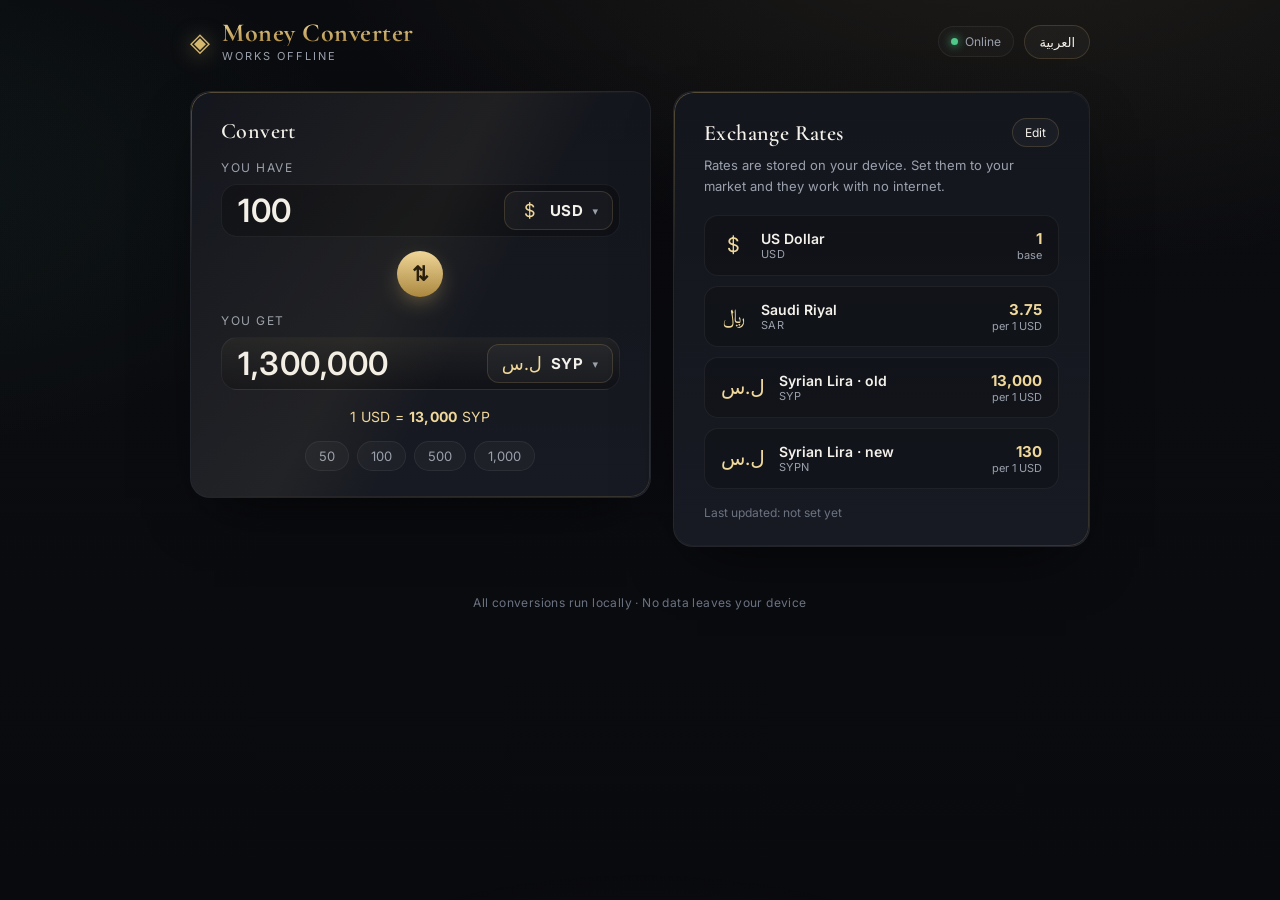
<file: index.html>
<!DOCTYPE html>
<html lang="en">
<head>
  <meta charset="UTF-8" />
  <meta name="viewport" content="width=device-width, initial-scale=1.0" />
  <title>Money Converter</title>
  <meta http-equiv="refresh" content="0; url=./docs/" />
  <link rel="canonical" href="./docs/" />
  <script>location.replace("./docs/" + location.search + location.hash);</script>
  <style>body{background:#0b0c10;color:#d6b76e;font-family:system-ui,sans-serif;display:grid;place-items:center;height:100vh;margin:0}</style>
</head>
<body>
  <p>Opening Money Converter… <a href="./docs/" style="color:#f0d79a">tap here</a> if it doesn't load.</p>
</body>
</html>
</file>
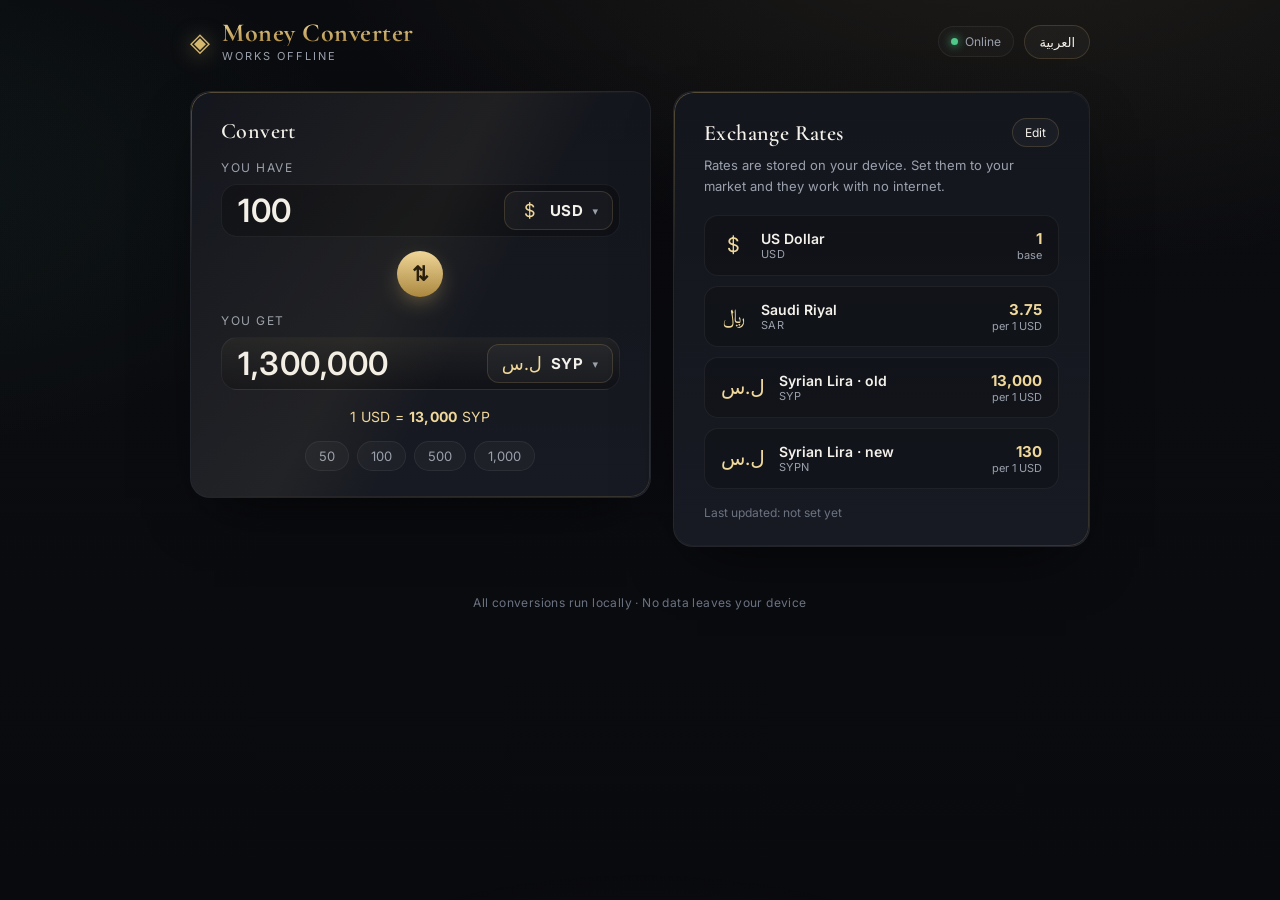
<file: currency-exchange/index.html>
<!DOCTYPE html>
<html lang="en" dir="ltr">
<head>
  <meta charset="UTF-8" />
  <meta name="viewport" content="width=device-width, initial-scale=1.0, viewport-fit=cover" />
  <meta name="theme-color" content="#0b0c10" />
  <meta name="description" content="Offline money exchange between SAR, Syrian Lira (old/new) and USD. Works with no internet." />
  <title>Money Converter · Offline</title>
  <link rel="manifest" href="manifest.json" />
  <link rel="icon" href="icons/icon.svg" type="image/svg+xml" />
  <link rel="apple-touch-icon" href="icons/icon.svg" />
  <link rel="preconnect" href="https://fonts.googleapis.com" />
  <link rel="preconnect" href="https://fonts.gstatic.com" crossorigin />
  <link href="https://fonts.googleapis.com/css2?family=Cormorant+Garamond:wght@500;600;700&family=Inter:wght@400;500;600;700&family=Cairo:wght@400;600;700&display=swap" rel="stylesheet" />
  <link rel="stylesheet" href="styles.css" />
</head>
<body>
  <div class="ambient"></div>

  <header class="topbar">
    <div class="brand">
      <span class="brand-mark" aria-hidden="true">◈</span>
      <div class="brand-text">
        <h1 data-i18n="appName">Sarf</h1>
        <p class="tagline" data-i18n="tagline">Offline Money Exchange</p>
      </div>
    </div>
    <div class="topbar-actions">
      <span class="net-pill" id="netPill" title="Connection status">
        <span class="dot"></span><span id="netLabel" data-i18n="offlineReady">Offline‑ready</span>
      </span>
      <button class="ghost-btn" id="langBtn" aria-label="Switch language">العربية</button>
    </div>
  </header>

  <main class="stage">
    <!-- Converter card -->
    <section class="card converter" aria-labelledby="convTitle">
      <div class="card-glow"></div>
      <h2 class="card-title" id="convTitle" data-i18n="convert">Convert</h2>

      <div class="field">
        <label data-i18n="youSend">You have</label>
        <div class="money-row">
          <input id="amountFrom" class="money-input" inputmode="decimal" value="100" autocomplete="off" />
          <button class="currency-pick" id="pickFrom" aria-haspopup="listbox">
            <span class="cur-flag" id="fromFlag">$</span>
            <span class="cur-code" id="fromCode">USD</span>
            <span class="chev">▾</span>
          </button>
        </div>
      </div>

      <div class="swap-wrap">
        <button class="swap-btn" id="swapBtn" aria-label="Swap currencies">⇅</button>
      </div>

      <div class="field">
        <label data-i18n="youGet">You get</label>
        <div class="money-row result-row">
          <input id="amountTo" class="money-input" inputmode="decimal" value="0" autocomplete="off" />
          <button class="currency-pick" id="pickTo" aria-haspopup="listbox">
            <span class="cur-flag" id="toFlag">ل.س</span>
            <span class="cur-code" id="toCode">SYP</span>
            <span class="chev">▾</span>
          </button>
        </div>
      </div>

      <p class="rate-line" id="rateLine">1 USD = …</p>

      <div class="quick-chips" id="quickChips" aria-label="Quick amounts"></div>
    </section>

    <!-- Rates card -->
    <section class="card rates" aria-labelledby="ratesTitle">
      <div class="rates-head">
        <h2 class="card-title" id="ratesTitle" data-i18n="rates">Exchange Rates</h2>
        <button class="ghost-btn small" id="editRatesBtn" data-i18n="edit">Edit</button>
      </div>
      <p class="rates-sub" data-i18n="ratesSub">Rates are stored on your device. Set them to your market and they work with no internet.</p>
      <div class="rate-grid" id="rateGrid"></div>
      <p class="updated-line"><span data-i18n="lastUpdated">Last updated</span>: <span id="updatedAt">—</span></p>
    </section>
  </main>

  <footer class="foot">
    <span data-i18n="footNote">All conversions run locally · No data leaves your device</span>
  </footer>

  <!-- Currency picker sheet -->
  <div class="sheet-backdrop" id="sheetBackdrop" hidden>
    <div class="sheet" role="listbox" id="currencySheet" aria-label="Select currency"></div>
  </div>

  <!-- Edit rates modal -->
  <div class="sheet-backdrop" id="editBackdrop" hidden>
    <div class="sheet edit-sheet">
      <button class="sheet-close" id="editClose" aria-label="Close">✕</button>
      <h3 class="sheet-title" data-i18n="editRates">Edit Rates</h3>
      <p class="sheet-note" data-i18n="editNote">Enter how many units of each currency equal <b>1 USD</b>.</p>
      <div id="editList" class="edit-list"></div>
      <div class="edit-actions">
        <button class="ghost-btn" id="resetRatesBtn" data-i18n="reset">Reset defaults</button>
        <button class="primary-btn" id="saveRatesBtn" data-i18n="save">Save</button>
      </div>
    </div>
  </div>

  <script src="app.js"></script>
</body>
</html>
</file>
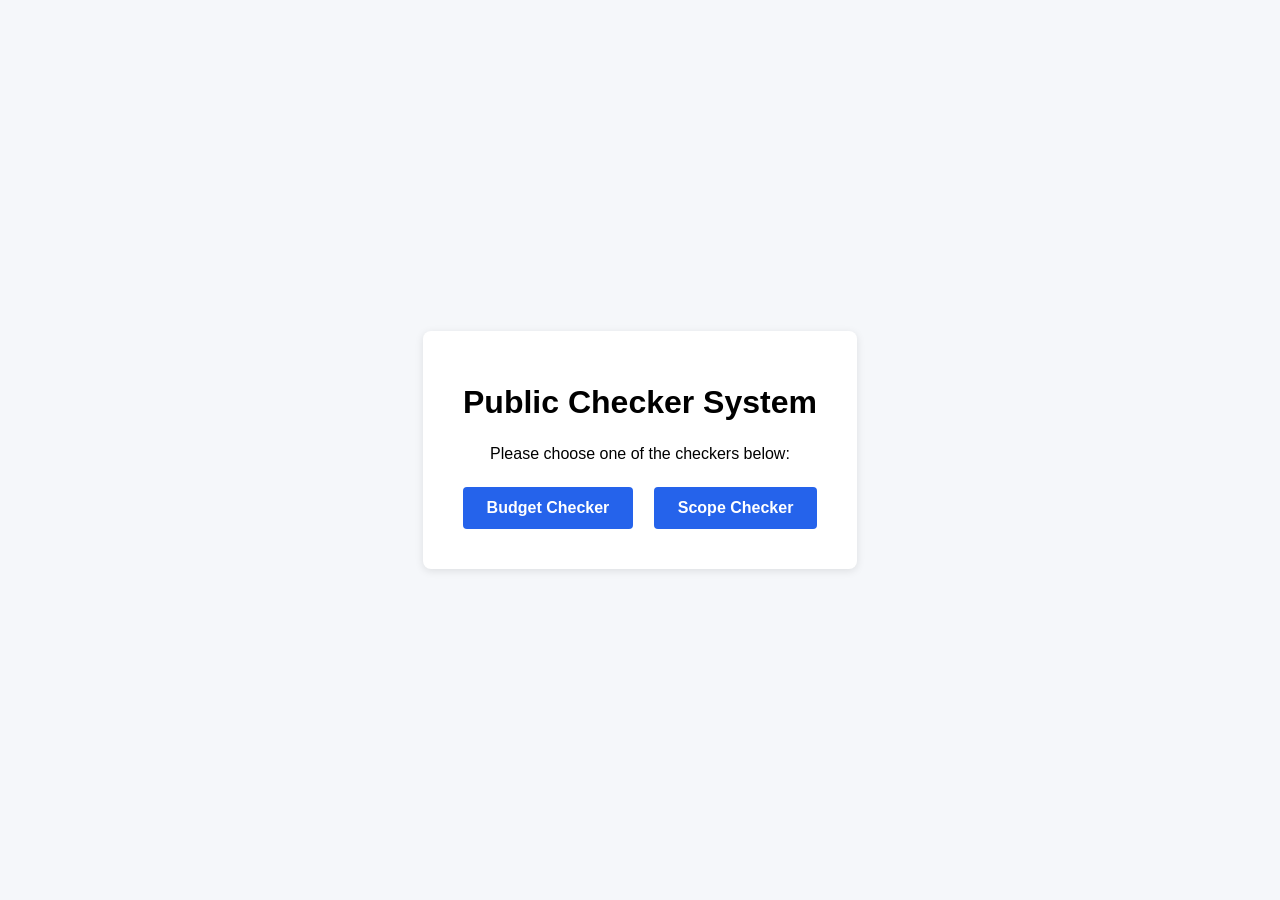
<file: app/templates/index.html>
<!DOCTYPE html>
<html lang="en">
<head>
    <meta charset="UTF-8">
    <meta name="viewport" content="width=device-width, initial-scale=1.0">
    <title>Public Checker System</title>
    <style>
        body {
            font-family: Arial, sans-serif;
            background-color: #f5f7fa;
            margin: 0;
            padding: 0;
            display: flex;
            align-items: center;
            justify-content: center;
            height: 100vh;
        }
        .container {
            text-align: center;
            background: #ffffff;
            padding: 2rem;
            border-radius: 8px;
            box-shadow: 0 2px 8px rgba(0,0,0,0.1);
        }
        h1 {
            margin-bottom: 1.5rem;
        }
        a.button {
            display: inline-block;
            margin: 0.5rem;
            padding: 0.75rem 1.5rem;
            background-color: #2563eb;
            color: #ffffff;
            text-decoration: none;
            border-radius: 4px;
            font-weight: bold;
        }
        a.button:hover {
            background-color: #1d4ed8;
        }
    </style>
</head>
<body>
<div class="container">
    <h1>Public Checker System</h1>
    <p>Please choose one of the checkers below:</p>
    <a class="button" href="/budget">Budget Checker</a>
    <a class="button" href="/scope">Scope Checker</a>
</div>
</body>
</html>
</file>
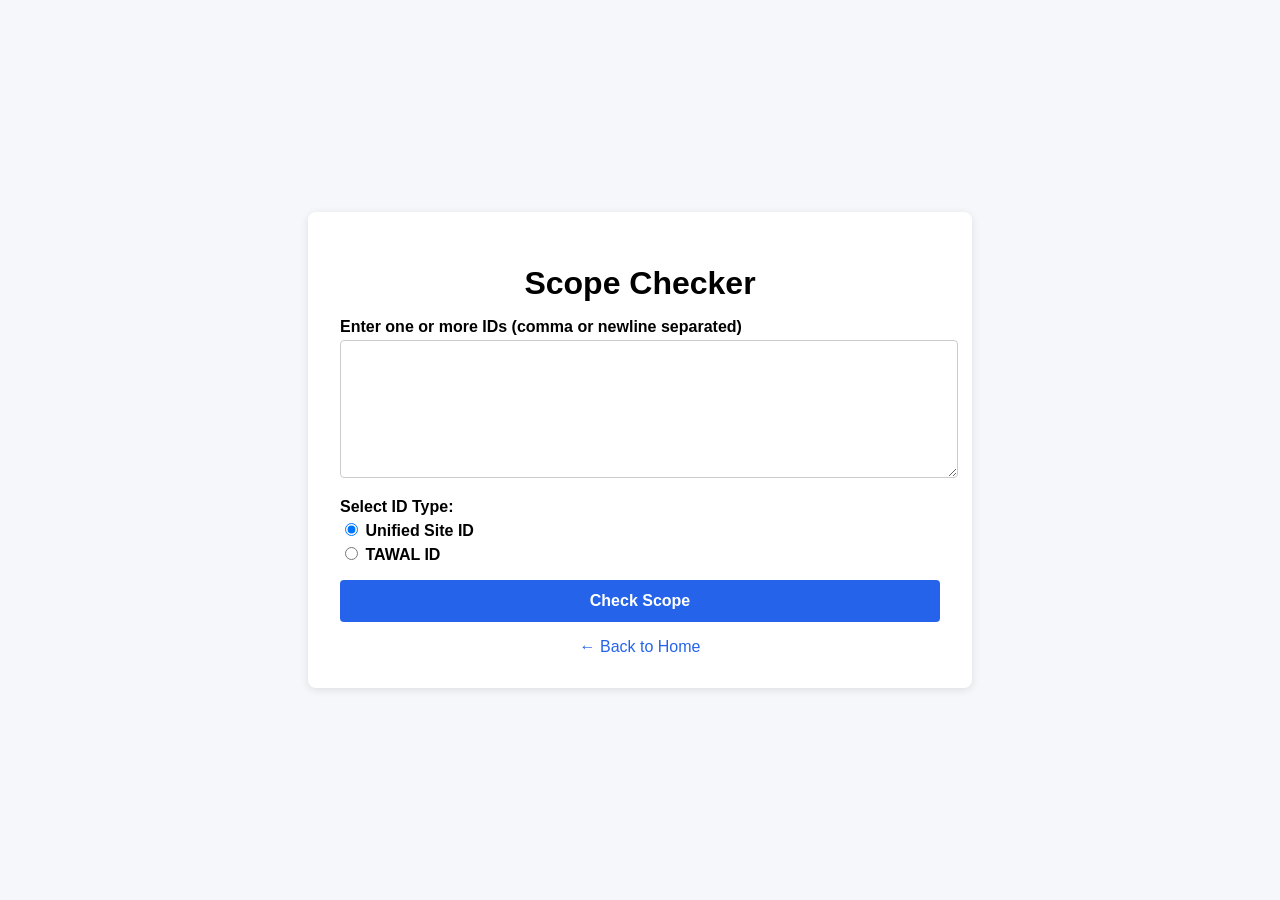
<file: app/templates/scope.html>
<!DOCTYPE html>
<html lang="en">
<head>
    <meta charset="UTF-8">
    <meta name="viewport" content="width=device-width, initial-scale=1.0">
    <title>Scope Checker</title>
    <style>
        body {
            font-family: Arial, sans-serif;
            background-color: #f5f7fa;
            margin: 0;
            padding: 0;
            display: flex;
            align-items: center;
            justify-content: center;
            min-height: 100vh;
        }
        .container {
            background: #ffffff;
            padding: 2rem;
            border-radius: 8px;
            box-shadow: 0 2px 8px rgba(0,0,0,0.1);
            width: 100%;
            max-width: 600px;
        }
        h1 {
            margin-bottom: 1rem;
            text-align: center;
        }
        form > div {
            margin-bottom: 1rem;
        }
        label {
            display: block;
            margin-bottom: 0.25rem;
            font-weight: bold;
        }
        textarea {
            width: 100%;
            min-height: 120px;
            padding: 0.5rem;
            border: 1px solid #ccc;
            border-radius: 4px;
            resize: vertical;
        }
        .radio-group {
            margin-bottom: 1rem;
        }
        button {
            width: 100%;
            padding: 0.75rem;
            background-color: #2563eb;
            color: #ffffff;
            border: none;
            border-radius: 4px;
            font-size: 1rem;
            font-weight: bold;
            cursor: pointer;
        }
        button:hover {
            background-color: #1d4ed8;
        }
        .back {
            display: block;
            margin-top: 1rem;
            text-align: center;
        }
        .back a {
            color: #2563eb;
            text-decoration: none;
        }
    </style>
</head>
<body>
<div class="container">
    <h1>Scope Checker</h1>
    <form method="post" action="/scope">
        <div>
            <label for="id_input">Enter one or more IDs (comma or newline separated)</label>
            <textarea name="id_input" id="id_input" required></textarea>
        </div>
        <div class="radio-group">
            <label>Select ID Type:</label>
            <label><input type="radio" name="id_type" value="unified" checked> Unified Site ID</label>
            <label><input type="radio" name="id_type" value="tawal"> TAWAL ID</label>
        </div>
        <button type="submit">Check Scope</button>
    </form>
    <div class="back"><a href="/">&larr; Back to Home</a></div>
</div>
</body>
</html>
</file>
<file: currency-exchange/styles.css>
:root{
  --bg:#0b0c10;
  --bg-2:#101218;
  --card:#14161d;
  --card-2:#171a22;
  --line:rgba(214,183,110,.18);
  --line-soft:rgba(255,255,255,.06);
  --gold:#d6b76e;
  --gold-2:#f0d79a;
  --gold-deep:#a9863d;
  --text:#f4f1ea;
  --muted:#9aa0ac;
  --muted-2:#6b7280;
  --green:#4ec98a;
  --radius:20px;
  --shadow:0 24px 60px -24px rgba(0,0,0,.75);
  --font:'Inter',system-ui,-apple-system,Segoe UI,Roboto,sans-serif;
  --serif:'Cormorant Garamond',Georgia,serif;
}
html[dir="rtl"]{ --font:'Cairo','Inter',system-ui,sans-serif; }

*{box-sizing:border-box;margin:0;padding:0}
[hidden]{display:none!important}
html,body{height:100%}
body{
  font-family:var(--font);
  color:var(--text);
  background:
    radial-gradient(1200px 600px at 80% -10%, rgba(214,183,110,.10), transparent 60%),
    radial-gradient(900px 500px at -10% 20%, rgba(78,201,138,.06), transparent 55%),
    linear-gradient(180deg,#0a0b0f 0%, #0b0c10 40%, #090a0e 100%);
  min-height:100dvh;
  overflow-x:hidden;
  -webkit-font-smoothing:antialiased;
}
.ambient{
  position:fixed; inset:0; z-index:0; pointer-events:none;
  background:radial-gradient(600px 300px at 50% 120%, rgba(214,183,110,.08), transparent 70%);
}

/* Topbar */
.topbar{
  position:relative; z-index:2;
  display:flex; align-items:center; justify-content:space-between;
  padding:20px clamp(16px,4vw,40px);
  max-width:980px; margin:0 auto; width:100%;
}
.brand{display:flex; align-items:center; gap:12px}
.brand-mark{
  font-size:26px; color:var(--gold);
  filter:drop-shadow(0 2px 10px rgba(214,183,110,.5));
}
.brand-text h1{
  font-family:var(--serif); font-weight:700; font-size:26px; letter-spacing:.5px;
  background:linear-gradient(180deg,var(--gold-2),var(--gold-deep));
  -webkit-background-clip:text; background-clip:text; color:transparent; line-height:1;
}
.tagline{font-size:11px; color:var(--muted); letter-spacing:2px; text-transform:uppercase; margin-top:3px}
.topbar-actions{display:flex; align-items:center; gap:10px}
.net-pill{
  display:inline-flex; align-items:center; gap:7px;
  font-size:12px; color:var(--muted); padding:7px 12px;
  border:1px solid var(--line-soft); border-radius:999px; background:rgba(255,255,255,.02);
}
.net-pill .dot{width:7px; height:7px; border-radius:50%; background:var(--green); box-shadow:0 0 10px var(--green)}
.net-pill.off .dot{background:var(--gold); box-shadow:0 0 10px var(--gold)}
.ghost-btn{
  font-family:var(--font); font-size:13px; color:var(--text);
  background:rgba(255,255,255,.03); border:1px solid var(--line);
  padding:8px 14px; border-radius:999px; cursor:pointer; transition:.2s;
}
.ghost-btn:hover{border-color:var(--gold); color:var(--gold-2)}
.ghost-btn.small{padding:6px 12px; font-size:12px}

/* Stage */
.stage{
  position:relative; z-index:1;
  max-width:980px; margin:0 auto; width:100%;
  padding:8px clamp(16px,4vw,40px) 40px;
  display:grid; grid-template-columns:1fr; gap:22px;
}
@media(min-width:860px){ .stage{grid-template-columns:1.05fr .95fr; align-items:start} }

.card{
  position:relative; overflow:hidden;
  background:linear-gradient(180deg,var(--card),var(--card-2));
  border:1px solid var(--line-soft); border-radius:var(--radius);
  padding:26px clamp(20px,3vw,30px); box-shadow:var(--shadow);
}
.card-glow{
  position:absolute; inset:0; pointer-events:none;
  background:linear-gradient(120deg, transparent 0%, rgba(214,183,110,.06) 45%, transparent 60%);
}
.card::before{
  content:""; position:absolute; inset:0; border-radius:var(--radius); padding:1px;
  background:linear-gradient(160deg, rgba(214,183,110,.35), transparent 30%, transparent 70%, rgba(214,183,110,.18));
  -webkit-mask:linear-gradient(#000 0 0) content-box, linear-gradient(#000 0 0);
  -webkit-mask-composite:xor; mask-composite:exclude; pointer-events:none;
}
.card-title{font-family:var(--serif); font-size:22px; font-weight:600; letter-spacing:.4px}

/* Converter */
.field{margin-top:16px}
.field label{display:block; font-size:12px; letter-spacing:1.5px; text-transform:uppercase; color:var(--muted); margin-bottom:9px}
.money-row{
  display:flex; align-items:stretch; gap:12px;
  background:rgba(0,0,0,.28); border:1px solid var(--line-soft);
  border-radius:16px; padding:6px 6px 6px 16px; transition:.2s;
}
.money-row:focus-within{border-color:var(--gold); box-shadow:0 0 0 3px rgba(214,183,110,.12)}
.result-row{background:linear-gradient(180deg, rgba(214,183,110,.06), rgba(0,0,0,.28))}
.money-input{
  flex:1; min-width:0; background:transparent; border:none; outline:none;
  color:var(--text); font-family:var(--font); font-weight:600; font-size:clamp(24px,5vw,32px);
  letter-spacing:.5px;
}
.money-input::placeholder{color:var(--muted-2)}
.currency-pick{
  display:flex; align-items:center; gap:9px; cursor:pointer;
  background:rgba(255,255,255,.04); border:1px solid var(--line);
  border-radius:12px; padding:0 14px; color:var(--text); font-family:var(--font);
  transition:.2s; white-space:nowrap;
}
.currency-pick:hover{border-color:var(--gold); background:rgba(214,183,110,.08)}
.cur-flag{font-size:18px; min-width:22px; text-align:center; color:var(--gold-2)}
.cur-code{font-weight:700; font-size:15px; letter-spacing:.5px}
.chev{color:var(--muted); font-size:11px}

.swap-wrap{display:flex; justify-content:center; margin:14px 0 2px}
.swap-btn{
  width:46px; height:46px; border-radius:50%; cursor:pointer;
  background:linear-gradient(180deg,var(--gold-2),var(--gold-deep));
  color:#20170a; border:none; font-size:20px; font-weight:700;
  box-shadow:0 8px 24px -8px rgba(214,183,110,.7); transition:.25s;
}
.swap-btn:hover{transform:rotate(180deg)}

.rate-line{margin-top:18px; text-align:center; color:var(--gold-2); font-size:14px; letter-spacing:.3px}
.quick-chips{display:flex; flex-wrap:wrap; gap:8px; justify-content:center; margin-top:16px}
.chip{
  font-family:var(--font); font-size:13px; color:var(--muted); cursor:pointer;
  background:rgba(255,255,255,.03); border:1px solid var(--line-soft);
  padding:6px 13px; border-radius:999px; transition:.2s;
}
.chip:hover{border-color:var(--gold); color:var(--gold-2)}

/* Rates card */
.rates-head{display:flex; align-items:center; justify-content:space-between}
.rates-sub{color:var(--muted); font-size:13px; margin-top:8px; line-height:1.6}
.rate-grid{margin-top:18px; display:grid; gap:10px}
.rate-item{
  display:flex; align-items:center; gap:14px;
  background:rgba(0,0,0,.2); border:1px solid var(--line-soft);
  border-radius:14px; padding:13px 16px;
}
.rate-item .ri-flag{font-size:20px; min-width:26px; text-align:center; color:var(--gold-2)}
.rate-item .ri-name{flex:1}
.rate-item .ri-name b{display:block; font-size:14px; font-weight:600}
.rate-item .ri-name span{display:block; font-size:11px; color:var(--muted); letter-spacing:.5px}
.rate-item .ri-val{font-weight:700; font-size:15px; color:var(--gold-2); text-align:right}
.rate-item .ri-val small{display:block; font-weight:400; font-size:11px; color:var(--muted)}
.updated-line{margin-top:16px; font-size:12px; color:var(--muted-2)}

/* Footer */
.foot{
  position:relative; z-index:1; text-align:center; color:var(--muted-2);
  font-size:12px; padding:8px 20px 34px; letter-spacing:.4px;
}

/* Sheets / modals */
.sheet-backdrop{
  position:fixed; inset:0; z-index:50; display:flex; align-items:flex-end; justify-content:center;
  background:rgba(4,5,8,.62); backdrop-filter:blur(6px);
  animation:fade .2s ease;
}
@media(min-width:640px){ .sheet-backdrop{align-items:center} }
.sheet{
  width:100%; max-width:460px; max-height:82dvh; overflow-y:auto;
  background:linear-gradient(180deg,var(--card),var(--bg-2));
  border:1px solid var(--line); border-radius:22px 22px 0 0;
  padding:22px; box-shadow:0 -20px 60px -20px rgba(0,0,0,.8);
  animation:slideUp .28s cubic-bezier(.2,.8,.2,1);
}
@media(min-width:640px){ .sheet{border-radius:22px} }
.sheet{position:relative}
.sheet-close{
  position:absolute; top:14px; inset-inline-end:14px; z-index:2;
  width:38px; height:38px; border-radius:50%; cursor:pointer;
  background:rgba(255,255,255,.06); border:1px solid var(--line);
  color:var(--text); font-size:15px; line-height:1; transition:.2s;
}
.sheet-close:hover{border-color:var(--gold); color:var(--gold-2)}
.sheet-title{font-family:var(--serif); font-size:22px; margin-bottom:6px; padding-inline-end:44px}
.sheet-note{font-size:13px; color:var(--muted); margin-bottom:16px; line-height:1.6}
.sheet-note b{color:var(--gold-2)}
.opt{
  display:flex; align-items:center; gap:14px; width:100%;
  background:rgba(255,255,255,.02); border:1px solid var(--line-soft);
  border-radius:14px; padding:14px 16px; margin-bottom:9px; cursor:pointer;
  color:var(--text); font-family:var(--font); transition:.15s; text-align:start;
}
.opt:hover{border-color:var(--gold); background:rgba(214,183,110,.06)}
.opt.active{border-color:var(--gold); background:rgba(214,183,110,.1)}
.opt .o-flag{font-size:22px; min-width:28px; text-align:center; color:var(--gold-2)}
.opt .o-txt b{display:block; font-size:15px}
.opt .o-txt span{display:block; font-size:12px; color:var(--muted)}
.opt .o-check{margin-inline-start:auto; color:var(--gold); font-size:16px; opacity:0}
.opt.active .o-check{opacity:1}

.edit-sheet .edit-list{display:grid; gap:12px; margin-bottom:18px}
.edit-row{display:flex; align-items:center; gap:12px}
.edit-row .er-flag{font-size:20px; min-width:26px; text-align:center; color:var(--gold-2)}
.edit-row .er-label{flex:1}
.edit-row .er-label b{display:block; font-size:14px}
.edit-row .er-label span{display:block; font-size:11px; color:var(--muted)}
.edit-row input{
  width:140px; background:rgba(0,0,0,.3); border:1px solid var(--line-soft);
  border-radius:12px; padding:11px 13px; color:var(--text);
  font-family:var(--font); font-weight:600; font-size:15px; outline:none; text-align:end;
}
.edit-row input:focus{border-color:var(--gold)}
.edit-row.base input{opacity:.5; cursor:not-allowed}
.redenom-note{font-size:12px; color:var(--gold-2); line-height:1.5; margin-top:2px; opacity:.85}
.edit-actions{display:flex; justify-content:space-between; gap:12px}
.primary-btn{
  font-family:var(--font); font-weight:700; font-size:14px; cursor:pointer;
  background:linear-gradient(180deg,var(--gold-2),var(--gold-deep)); color:#20170a;
  border:none; border-radius:12px; padding:12px 24px;
  box-shadow:0 8px 22px -8px rgba(214,183,110,.6); transition:.2s;
}
.primary-btn:hover{filter:brightness(1.06)}

@keyframes fade{from{opacity:0}to{opacity:1}}
@keyframes slideUp{from{transform:translateY(24px); opacity:.4}to{transform:translateY(0); opacity:1}}

.flash{animation:flash .5s ease}
@keyframes flash{0%{color:var(--gold-2)}50%{color:#fff}100%{color:var(--text)}}
</file>
